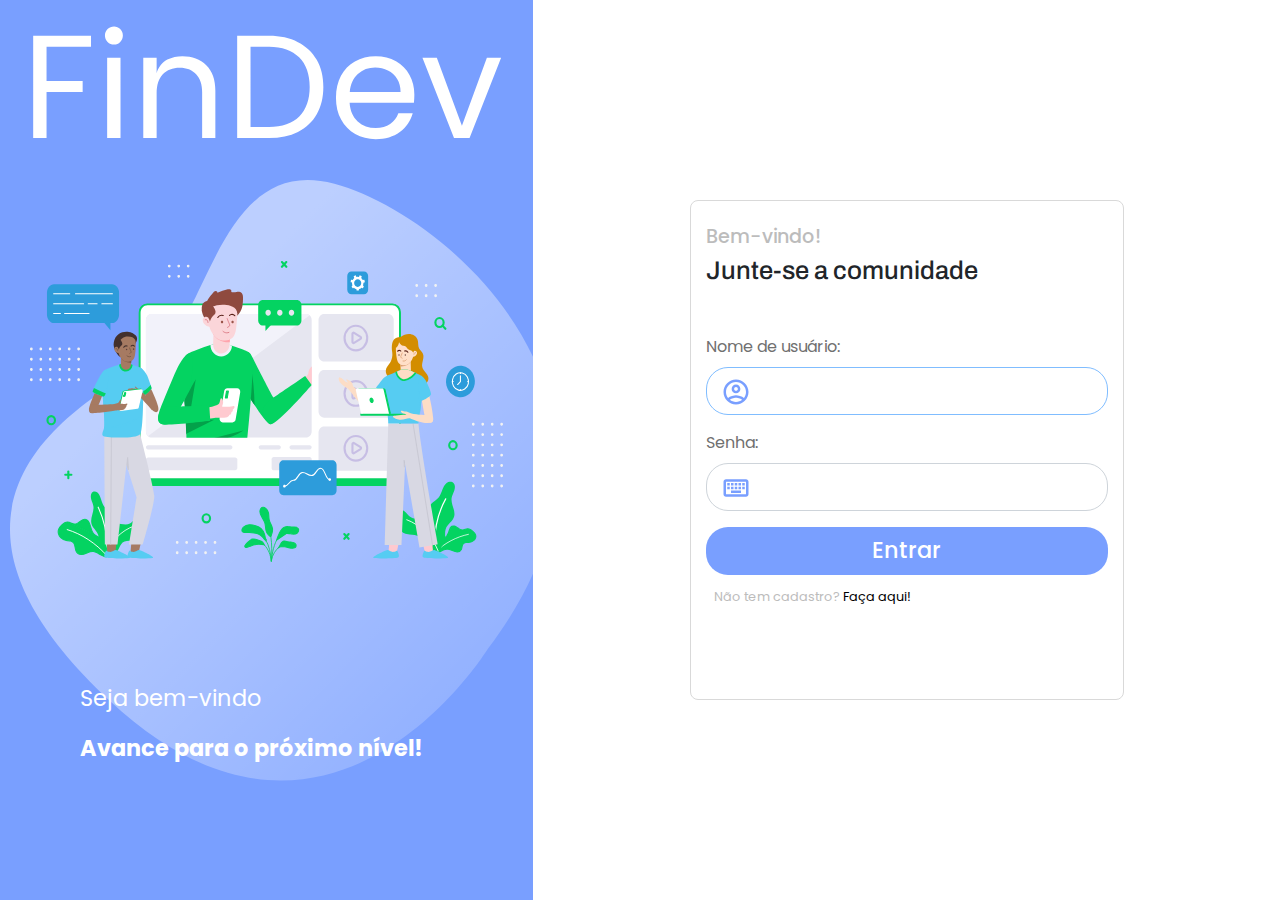
<file: paginas/index.html>
<!DOCTYPE html>
<html lang="pt-br">
<head>
  <meta charset="UTF-8">
  <meta name="viewport" content="width=device-width, initial-scale=1.0">
    
  <!-- CSS only - BOOTSTRAP -->
  <link rel="stylesheet" href="https://stackpath.bootstrapcdn.com/bootstrap/4.5.2/css/bootstrap.min.css" integrity="sha384-JcKb8q3iqJ61gNV9KGb8thSsNjpSL0n8PARn9HuZOnIxN0hoP+VmmDGMN5t9UJ0Z" crossorigin="anonymous">
  <!--Estilo personalizado-->
  <link rel="stylesheet" href="../css/styles.css">

  <!-- Arquivo de JavaScript
    O atributo defer fará com que o arquivo espere o carregamento da página-->
  <script src="../js/index.js" defer></script>

  <title>FinDev</title>

</head>
<body>

  <!--Seção Login
    ------------------------------------------->
  <section id="login"><!--Início da Seção Login-->

    <div class="container-login d-flex"><!--Início do container-->

      <div class="row conteudo p-0 m-0 w-100"><!--Início da row-->

        <!--Landing Login
          ------------------------------------------>
        <!--Início do GRID-->
        <div 
          id="landing-login" 
          class="col-md-5 d-md-flex justify-content-center d-none"
        >
          <!--Início da row-->
          <div class="row w-100">

            <!--Início da logo-->
            <div class="col-md-12">
              <div class="d-flex flex-column align-self-start mt-4">
                <img src="../imagens/findevlogo.svg" alt="">
              </div>
            </div><!--//Fim da logo-->

            <!--Início da imagem ilustrativa-->
            <div class="col-md-12 img-landign">
              <div class="d-flex flex-column align-self-center">
                <img src="../imagens/landing-login.svg" alt="">
              </div>
            </div><!--//Fim da imagem ilustrativa-->

            <!--Início do rodapé da landing-->
            <div class="col-md-12">
              <div class="footer-landing flex-column align-self-end">
                <p id="bem-vindo">Seja bem-vindo</p>
                <p id="avance">Avance para o próximo nível!</p>
              </div>
            </div><!--//Fim da rodapé da landing-->

          </div><!--//Fim da row-->
        </div><!--//Fim do GRID-->
        <!--//Fim da landign login-->

   
        <!--Formulário de Login
          ----------------------------------------->
        <!--Início do GRID-->
        <div id="form-login" class="col-md-7 d-flex p-0">

          <div class="container 
            align-self-center justify-content-center"
          ><!--Início do container-->

            <!--Início da row-->
            <div class="row">
              <div class="col"><!--Início do GRID -->

                <!--Título do Formulário-->
                <h5 class="pt-4">Bem-vindo!</h5>
                <h3>Junte-se a comunidade</h3>

                <form class="mt-5"><!--Início do formulário-->
                  
                  <!--Label de usuário-->
                  <div class="form-group">
                    <label for="usuario">Nome de usuário:</label>
                    <div class="input-group">
                      <img class="icone" src="../imagens/icones/perfil.svg">
                      <input 
                        required autofocus 
                        minlength="8" 
                        pattern="[A-Za-z\s]+$" 
                        class="form-control" 
                        type="text" id="usuario"
                      >
                    </div>
                    <small id="erro-nome"></small>
                  </div><!--//Fim da label de usuário-->
                  
                  <!--Label de senha-->
                  <div class="form-group">
                      <label for="senha">Senha:</label>
                      <div class="input-group">
                        <img class="icone" src="../imagens/icones/senha.svg">
                        <input 
                          required minlength="8" 
                          pattern="(?=.*\d)(?=.*[a-z])(?=.*[A-Z]).{8,}" 
                          class="form-control" 
                          type="password" id="senha"
                        >
                    </div>
                    <small id="erro-senha"></small>
                  </div><!--//Fim da label de senha-->
                  
                  <!--Botão de entrar-->
                  <button 
                    type="submit" 
                    onclick="validaLogin()" 
                    class="btn btn-block"
                  >
                    Entrar
                  </button>
                  
                  <!--Link de cadastro-->
                  <div class="form-group">
                    <small class="form-text p-2">
                      Não tem cadastro?
                      <a href="cadastro.html">Faça aqui!</a> 
                    </small>
                  </div>
    
                </form><!--/Fim do formulário-->
              </div><!--/Fim do GRID-->
            </div><!--//Fim da row-->
          </div><!--//Fim do container-->

        </div><!--//Fim do Grid-->
      </div><!--//Fim da row-->
    </div><!--//Fim do container-->

  </section><!--//Fim da Seção Login-->
  
</body>
</html>
</file>
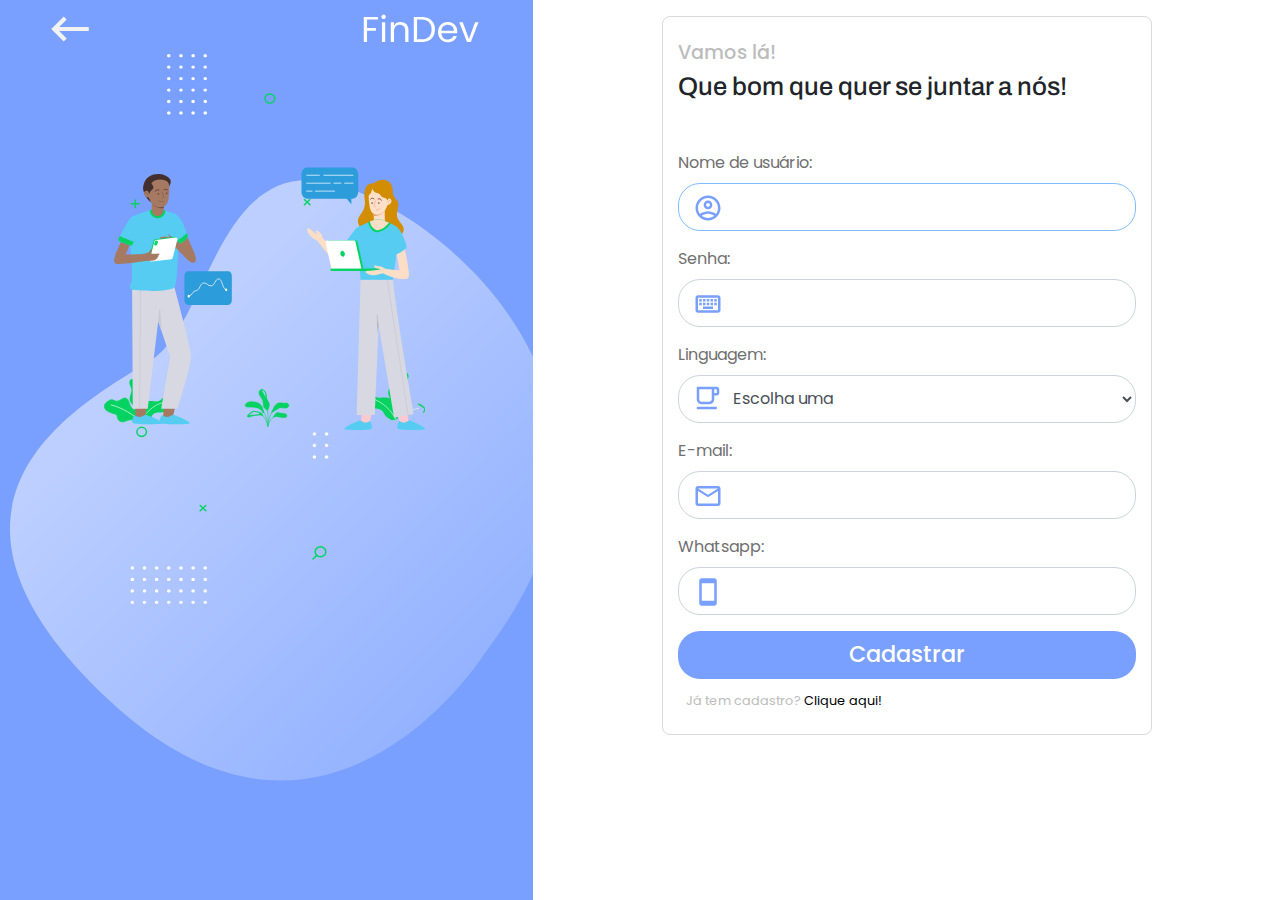
<file: paginas/cadastro.html>
<!DOCTYPE html>
<html lang="pt-br">
<head>
  <meta charset="UTF-8">
  <meta name="viewport" content="width=device-width, initial-scale=1.0">
    
  <!-- CSS only - BOOTSTRAP -->
  <link rel="stylesheet" href="https://stackpath.bootstrapcdn.com/bootstrap/4.5.2/css/bootstrap.min.css" integrity="sha384-JcKb8q3iqJ61gNV9KGb8thSsNjpSL0n8PARn9HuZOnIxN0hoP+VmmDGMN5t9UJ0Z" crossorigin="anonymous">
  <!--Estilo personalizado-->
  <link rel="stylesheet" href="../css/styles.css">
  <link rel="stylesheet" href="../css/cadastro.css">

  <title>FinDev-Cadastro</title>

</head>
<body>

  <!--Seção Cadastro
    ------------------------------------------->
    <section id="cadastro">
        <!--Início do conteudo-->
        <div id="conteudo" class="row w-100 m-0">
          <!--Landing Cadastro
            -------------------------------------->
          <!--Início do GRID-->
          <div id="landing-cad" class=" col-md-5 d-md-block d-none">

            <!--Início da row-->
            <div class="row w-100 m-0 justify-content-around">
            
              <!--Início da seta de voltar-->
              <div class="col-md-7 align-self-center">
                  <div class="container mt-1">
                    <a href="index.html">
                      <img src="../imagens/icones/seta.svg" alt="">
                    </a>
                  </div>
              </div><!--//Fim da seta de voltar-->
              
              <!--Início da seta de voltar-->
              <div class="col-md-5 align-self-center">
                  <div class="container ml-4">
                    <img src="../imagens/findevlogo.svg" alt="">
                  </div>
              </div><!--//Fim da seta de voltar-->

            </div><!--//Fim da row-->

            <!--Início da imagem ilustrativa-->
            <div class="row justify-content-center">
              <div class="col-md-8 align-self-center">
                <img src="../imagens/landing-cad.svg" class="img-ilustrativa" alt="">               
              </div>
            </div><!--//Fim da imagem ilustrativa-->
            
          </div><!--//Fim do GRID-->
          <!--//Fim da Landing de cadastro-->

          <!--Formulário de Cadastro
            ----------------------------------------->
          <!--Início do GRID-->
          <div id="form-cad" class="col-md-7 form-cad mt-3 mb-3">

            <div class="container 
              align-self-center justify-content-center"
            ><!--Início do container-->
  
              <!--Início da row-->
              <div class="row">
                <div class="col"><!--Início do GRID -->
  
                  <!--Título do Formulário-->
                  <h5 class="pt-4">Vamos lá!</h5>
                  <h3>Que bom que quer se juntar a nós!</h3>
  
                  <form class="mt-5"><!--Início do formulário-->
                    
                    <!--Label de usuário-->
                    <div class="form-group">
                      <label for="usuario">Nome de usuário:</label>
                      <div class="input-group">
                        <img class="icone" src="../imagens/icones/perfil.svg">
                        <input 
                          required autofocus 
                          minlength="8"  
                          class="form-control" 
                          type="text" id="usuario"
                        >
                      </div>
                    </div><!--//Fim da label de usuário-->
                    
                    <!--Label de senha-->
                    <div class="form-group">
                        <label for="senha">Senha:</label>
                        <div class="input-group">
                          <img class="icone" src="../imagens/icones/senha.svg">
                          <input 
                            required minlength="8" 
                            class="form-control" 
                            type="password" id="senha"
                          >
                      </div>
                    </div><!--//Fim da label de senha-->

                    <!--Label de linguagem-->
                    <div class="form-group">
                      <label for="linguagem">Linguagem:</label>
                      <!-- <img class="icone" src="../imagens/icones/linguagem.svg"> -->
                      <div class="box">
                        <select class="form-control" id="linguagem">
                          <option hidden>Escolha uma</option>
                          <option>Java</option>
                          <option>JavaScript</option>
                          <option>Python</option>
                          <option>PHP</option>
                          <option>Kotlin</option>
                          <option>C</option>
                        </select>
                      </div>
                    </div><!--//Fim da label de linguagem-->

                    <!--Label de E-mail-->
                    <div class="form-group">
                      <label for="email">E-mail:</label>
                      <div class="input-group">
                        <img class="icone" src="../imagens/icones/email.svg">
                        <input 
                          required minlength="8" 
                          class="form-control" 
                          type="email" id="email"
                        >
                      </div>
                    </div><!--//Fim da label de E-mail-->

                    <!--Label de Whatsapp-->
                    <div class="form-group">
                      <label for="whatsapp">Whatsapp:</label>
                      <div class="input-group">
                        <img class="icone" src="../imagens/icones/whatsapp.svg">
                        <input 
                          required minlength="8" 
                          class="form-control" 
                          type="text" id="whatsapp"
                        >
                      </div>
                    </div><!--//Fim da label de Whatsapp-->
                    
                    <!--Botão de Cadastrar-->
                    <button type="submit" class="btn btn-block">
                      Cadastrar
                    </button>
                    
                    <!--Link de login-->
                    <div class="form-group">
                      <small class="form-text p-2">
                        Já tem cadastro?
                        <a href="index.html">Clique aqui!</a> 
                      </small>
                    </div>
      
                  </form><!--/Fim do formulário-->

                </div><!--/Fim do GRID-->
              </div><!--//Fim da row-->
              
            </div><!--//Fim do container-->
  
          </div><!--//Fim do Grid-->

        </div><!--//Fim do conteúdo-->
    </section>
  <!--//Fim da Seção Cadastro-->
  
</body>
</html>
</file>
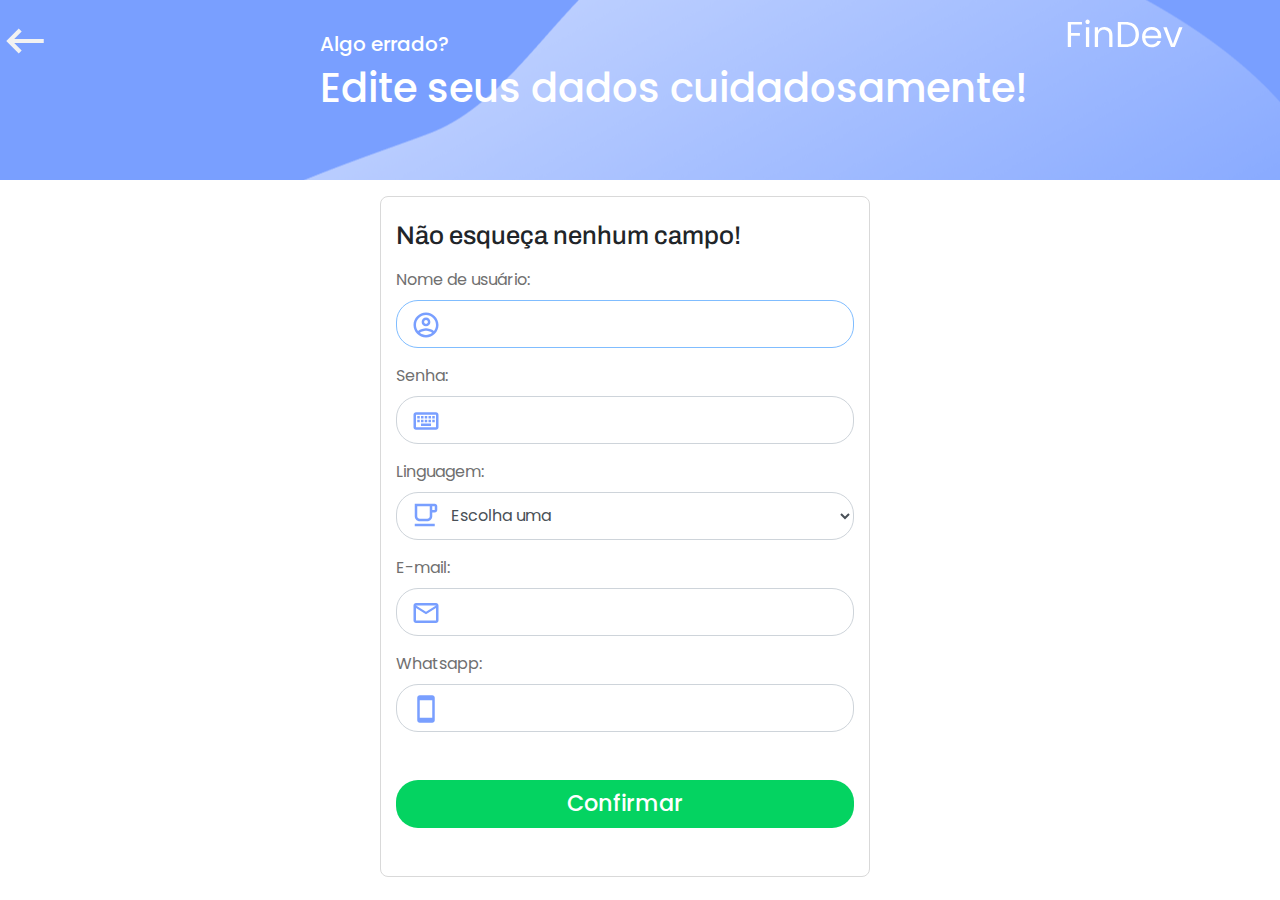
<file: paginas/editar.html>
<!DOCTYPE html>
<html lang="pt-br">
<head>
  <meta charset="UTF-8">
  <meta name="viewport" content="width=device-width, initial-scale=1.0">
    
  <!-- CSS only - BOOTSTRAP -->
  <link rel="stylesheet" href="https://stackpath.bootstrapcdn.com/bootstrap/4.5.2/css/bootstrap.min.css" integrity="sha384-JcKb8q3iqJ61gNV9KGb8thSsNjpSL0n8PARn9HuZOnIxN0hoP+VmmDGMN5t9UJ0Z" crossorigin="anonymous">
  <!--Estilo personalizado-->
  <link rel="stylesheet" href="../css/styles.css">
  <link rel="stylesheet" href="../css/editar.css">

  <title>FinDev-Editar</title>

</head>
<body>

  <header><!--Início do Header-->

    <div class="row pt-3 w-100">
      <div class="col-md-3">
        <a href="lista.html">
          <img src="../imagens/icones/seta.svg" alt="voltar">
        </a>
      </div>
      <div class="col-md-7 pt-3">
        <h5>Algo errado?</h5>
        <h1>Edite seus dados cuidadosamente!</h1>
      </div>
      <div class="col-md-2">
        <img src="../imagens/findevlogo.svg" alt="logo">
      </div>
    </div>

  </header><!--//Fim do Header-->

  <!--Início do fomulário de Edição
    ----------------------------------------------->
  <!--Início da row-->
  <div class="row w-100">
    <!--Início do GRID-->
    <div id="form-edit" class="col-md-12 form-cad mt-3 mb-3">

      <div class="container
         justify-content-center"
      ><!--Início do container-->
  
        <!--Início da row-->
        <div class="row">
          <div class="col"><!--Início do GRID -->
  
            <!--Título do Formulário-->
            <h3 class="mt-4">Não esqueça nenhum campo!</h3>
  
            <form class="mt-3"><!--Início do formulário-->
              
              <!--Label de usuário-->
              <div class="form-group">
                <label for="usuario">Nome de usuário:</label>
                <div class="input-group">
                  <img class="icone" src="../imagens/icones/perfil.svg">
                  <input 
                    required autofocus 
                    minlength="8"  
                    class="form-control" 
                    type="text" id="usuario"
                  >
                </div>
              </div><!--//Fim da label de usuário-->
              
              <!--Label de senha-->
              <div class="form-group">
                  <label for="senha">Senha:</label>
                  <div class="input-group">
                    <img class="icone" src="../imagens/icones/senha.svg">
                    <input 
                      required minlength="8" 
                      class="form-control" 
                      type="password" id="senha"
                    >
                </div>
              </div><!--//Fim da label de senha-->
  
              <!--Label de linguagem-->
              <div class="form-group">
                <label for="linguagem">Linguagem:</label>
                <div class="box">
                  <select class="form-control" id="linguagem">
                    <option hidden>Escolha uma</option>
                    <option>Java</option>
                    <option>JavaScript</option>
                    <option>Python</option>
                    <option>PHP</option>
                    <option>Kotlin</option>
                    <option>C</option>
                  </select>
               </div>
              </div><!--//Fim da label de linguagem-->
  
              <!--Label de E-mail-->
              <div class="form-group">
                <label for="email">E-mail:</label>
                <div class="input-group">
                  <img class="icone" src="../imagens/icones/email.svg">
                  <input 
                    required minlength="8" 
                    class="form-control" 
                    type="password" id="email"
                  >
                </div>
              </div><!--//Fim da label de E-mail-->
  
              <!--Label de Whatsapp-->
              <div class="form-group">
                <label for="whatsapp">Whatsapp:</label>
                <div class="input-group">
                  <img class="icone" src="../imagens/icones/whatsapp.svg">
                  <input 
                    required minlength="8" 
                    class="form-control" 
                    type="password" id="whatsapp"
                  >
                </div>
              </div><!--//Fim da label de Whatsapp-->
              
              <!--Botão de Cadastrar-->
              <button type="submit" class="btn btn-block mt-5 mb-5">
                Confirmar
              </button>
              
            </form><!--/Fim do formulário-->
  
          </div><!--/Fim do GRID-->
        </div><!--//Fim da row-->
        
      </div><!--//Fim do container-->
  
    </div><!--//Fim do Grid-->
  </div><!--//Fim da row-->
  

</body>
</html>
</file>
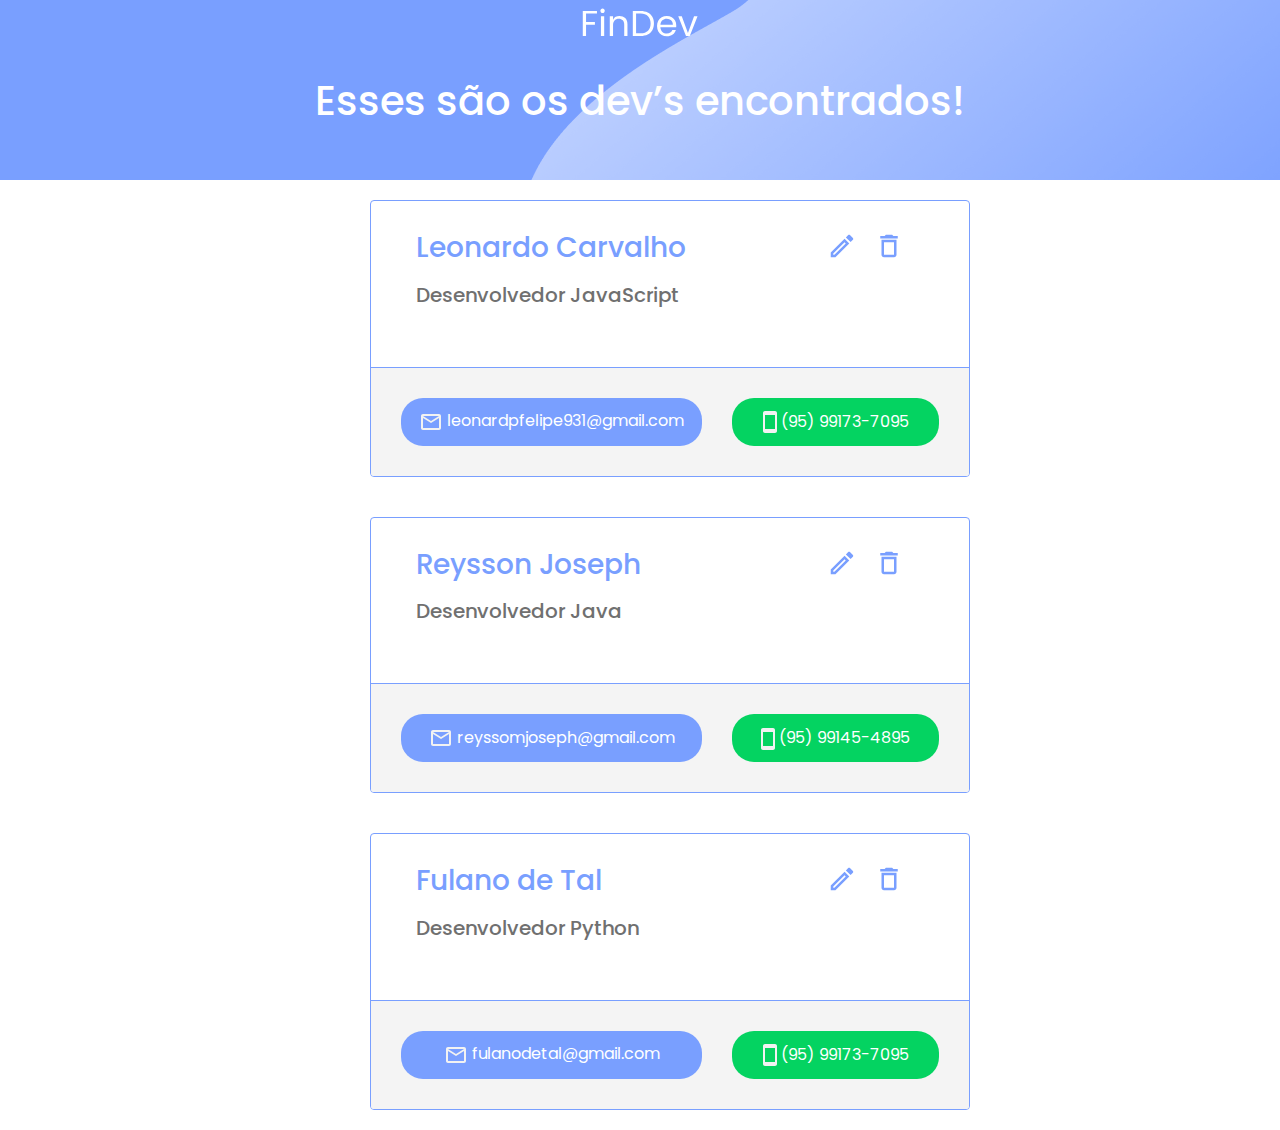
<file: paginas/lista.html>
<!DOCTYPE html>
<html lang="pt-br">
<head>
  <meta charset="UTF-8">
  <meta name="viewport" content="width=device-width, initial-scale=1.0">
    
  <!-- CSS only - BOOTSTRAP -->
  <link rel="stylesheet" href="https://stackpath.bootstrapcdn.com/bootstrap/4.5.2/css/bootstrap.min.css" integrity="sha384-JcKb8q3iqJ61gNV9KGb8thSsNjpSL0n8PARn9HuZOnIxN0hoP+VmmDGMN5t9UJ0Z" crossorigin="anonymous">
  <!--Estilo personalizado-->
  <link rel="stylesheet" href="../css/styles.css">
  <link rel="stylesheet" href="../css/lista.css">

  <title>FinDev-Lista</title>

</head>
<body>

  <header><!--Início do Header-->
    <!--Início da logo-->
    <div class="container d-flex justify-content-center p-2">
      <img src="../imagens/findevlogo.svg" alt="logo">
    </div><!--//Fim da logo-->
    <!--Início do título do header-->
    <div class="container d-flex justify-content-center p-2 mt-4">
      <h1>
        Esses são os dev’s encontrados!
      </h1>
    </div><!--//Fim do título do header-->

  </header><!--//Fim do Header-->

  <!--Seção Conteúdo principal
    ------------------------------------------->
    <section id="conteudo-principal">
      <div class="container"><!--Início do container-->
        
        <!--Início da Lista
          --------------------------->
        <!--Início do item 1-->
				<div class="row justify-content-center"><!--Início da row-->

					<!--Início da GRID-->
					<div class="col-md-6"><!--Início do item-->
						<div class="card dev-item"><!--Início do card-->

			        <div class="dev-header"><!--Início do header do card-->
                <div class="row"><!--Início da row-->

                  <div class="col-md-9"><!--Início do tíutulo-->
                    <div class="container">
                      <h3>Leonardo Carvalho</h3>
                    </div>
                  </div><!--//Fim do título-->

                  <div class="col-md-1"><!--Início do ícone de editar-->
                      <a href="editar.html">
                        <img src="../imagens/icones/editar.svg" alt="editar">
                      </a>
                  </div><!--//Fim do ícone de editar-->

                  <div class="col-md-1"><!--Início do item de excluir-->
                      <img src="../imagens/icones/excluir.svg" alt="excluir">
                  </div><!--//Fim do item de excluir-->
                </div><!--//Fim da row-->
  
                <div class="row"><!--Incio da row-->
                  <div class="col-md-8"><!--Início do subtítulo-->
                    <div class="container">
                      <h5>Desenvolvedor JavaScript</h5>
                    </div>
                  </div><!--//Fim do subtítulo-->
                </div><!--//Fim da row-->

              </div><!--//Fim do header do card-->

              <!--Início do footer do card-->
			        <div class="card-footer">

                <div class="row"><!--Início da row-->
                  
                  <div class="col-md-7"><!--Início do botão de email-->
                    <button class="btn btn-block email"> 
                      <img src="../imagens/icones/email-white.svg" alt="email">
                      leonardpfelipe931@gmail.com
                    </button>
                  </div><!--//Fim do botão de email-->

                  <div class="col-md-5"><!--Início do botão de whatsapp-->
                    <button class="btn btn-block whatsapp">
                      <img 
                        class="align-self-center" 
                        src="../imagens/icones/whatsapp-white.svg" 
                        alt="whatsapp">
                      (95) 99173-7095
                    </button>
                  </div><!--//Fim do botão de whatsapp-->

                </div><!--//Fim da row-->

              </div><!--//Fim do footer do card-->
              
			      </div><!--//Fim do card-->
          </div><!--//Fim do item-->
        </div><!--/Fim da Row-->
        <!--//Fim do item 1-->

        <!--Início do item 2-->
				<div class="row justify-content-center"><!--Início da row-->

					<!--Início da GRID-->
					<div class="col-md-6"><!--Início do item-->
						<div class="card dev-item"><!--Início do card-->

			        <div class="dev-header"><!--Início do header do card-->
                <div class="row"><!--Início da row-->

                  <div class="col-md-9"><!--Início do tíutulo-->
                    <div class="container">
                      <h3>Reysson Joseph</h3>
                    </div>
                  </div><!--//Fim do título-->

                  <div class="col-md-1"><!--Início do ícone de editar-->
                    <a href="editar.html">
                      <img src="../imagens/icones/editar.svg" alt="editar">
                    </a>
                </div><!--//Fim do ícone de editar-->

                <div class="col-md-1"><!--Início do item de excluir-->
                    <img src="../imagens/icones/excluir.svg" alt="excluir">
                </div><!--//Fim do item de excluir-->
                </div><!--//Fim da row-->
  
                <div class="row"><!--Incio da row-->
                  <div class="col-md-8"><!--Início do subtítulo-->
                    <div class="container">
                      <h5>Desenvolvedor Java</h5>
                    </div>
                  </div><!--//Fim do subtítulo-->
                </div><!--//Fim da row-->

              </div><!--//Fim do header do card-->

              <!--Início do footer do card-->
			        <div class="card-footer">

                <div class="row"><!--Início da row-->
                  
                  <div class="col-md-7"><!--Início do botão de email-->
                    <button class="btn btn-block email"> 
                      <img src="../imagens/icones/email-white.svg" alt="email">
                      reyssomjoseph@gmail.com
                    </button>
                  </div><!--//Fim do botão de email-->

                  <div class="col-md-5"><!--Início do botão de whatsapp-->
                    <button class="btn btn-block whatsapp">
                      <img 
                        class="align-self-center" 
                        src="../imagens/icones/whatsapp-white.svg" 
                        alt="whatsapp">
                      (95) 99145-4895
                    </button>
                  </div><!--//Fim do botão de whatsapp-->

                </div><!--//Fim da row-->

              </div><!--//Fim do footer do card-->
              
			      </div><!--//Fim do card-->
          </div><!--//Fim do item-->
        </div><!--/Fim da Row-->
        <!--//Fim do item 2-->

        <!--Início do item 3-->
				<div class="row justify-content-center"><!--Início da row-->

					<!--Início da GRID-->
					<div class="col-md-6"><!--Início do item-->
						<div class="card dev-item"><!--Início do card-->

			        <div class="dev-header"><!--Início do header do card-->
                <div class="row"><!--Início da row-->

                  <div class="col-md-9"><!--Início do tíutulo-->
                    <div class="container">
                      <h3>Fulano de Tal</h3>
                    </div>
                  </div><!--//Fim do título-->

                  <div class="col-md-1"><!--Início do ícone de editar-->
                    <a href="editar.html">
                      <img src="../imagens/icones/editar.svg" alt="editar">
                    </a>
                  </div><!--//Fim do ícone de editar-->

                  <div class="col-md-1"><!--Início do item de excluir-->
                      <img src="../imagens/icones/excluir.svg" alt="excluir">
                  </div><!--//Fim do item de excluir-->
                </div><!--//Fim da row-->
  
                <div class="row"><!--Incio da row-->
                  <div class="col-md-8"><!--Início do subtítulo-->
                    <div class="container">
                      <h5>Desenvolvedor Python</h5>
                    </div>
                  </div><!--//Fim do subtítulo-->
                </div><!--//Fim da row-->

              </div><!--//Fim do header do card-->

              <!--Início do footer do card-->
			        <div class="card-footer">

                <div class="row"><!--Início da row-->
                  
                  <div class="col-md-7"><!--Início do botão de email-->
                    <button class="btn btn-block email"> 
                      <img src="../imagens/icones/email-white.svg" alt="email">
                      fulanodetal@gmail.com
                    </button>
                  </div><!--//Fim do botão de email-->

                  <div class="col-md-5"><!--Início do botão de whatsapp-->
                    <button class="btn btn-block whatsapp">
                      <img 
                        class="align-self-center" 
                        src="../imagens/icones/whatsapp-white.svg" 
                        alt="whatsapp">
                      (95) 99173-7095
                    </button>
                  </div><!--//Fim do botão de whatsapp-->

                </div><!--//Fim da row-->

              </div><!--//Fim do footer do card-->
              
			      </div><!--//Fim do card-->
          </div><!--//Fim do item-->
        </div><!--/Fim da Row-->
        <!--//Fim do item 3-->
        
      </div><!--//Fim do container-->
    </section>
  <!--//Fim da Seção Cadastro-->
  
</body>
</html>
</file>
<file: css/styles.css>
/* Fontes
**************************************************/
@import url('https://fonts.googleapis.com/css2?family=Archivo:wght@700&family=Poppins:wght@400;500;600&display=swap');

.container-login{
  height: 100vh;
  overflow: hidden;
}

/*Estilização da Landing de Login
  ****************************************/

#landing-login{
  background: var(--color-primary) 
    url(../imagens/bg-landing.svg) 
    no-repeat 10px 180px;
  color: var(--color-white);
  font-family: 'Poppins', sans-serif;
  font-size: 1.4rem;
}

#landing-login .footer-landing{
  margin-left: 30px;
}

#landing-login .footer-landing p{
  margin-left: 20px;
}

#landing-login .footer-landing p#avance{
  font-weight: bold;
}


/*Estilização do Formulário de Login
  ****************************************/
#form-login .container{
  border: 1px solid var(--color-border);
  border-radius: 8px;
  max-width: 434px;
  height: 500px;
}

#form-login h5,
#form-cad h5,
#form-edit h5
{
 font-size: 1.2rem;
 font-family: 'Poppins', sans-serif;
 color: var(--color-grey-dark);
}

#form-login h3,
#form-cad h3,
#form-edit h3
{
  font-size: 1.6rem;
  font-family: 'Archivo', sans-serif;
}

#form-login .form-group label,
#form-cad .form-group label,
#form-edit .form-group label
{
  font-size: 1rem;
  font-family: 'Poppins', sans-serif;
  color: var(--color-text-label);
}

#form-login .form-group input,
#form-cad .form-group select,
#form-cad .form-group input,
#form-edit .form-group input,
#form-edit .form-group select
{
  font-family: 'Poppins', sans-serif;
  border-radius: 22px;
  height: 48px;
  padding-left: 50px;
}

#form-login .form-group input:focus,
#form-cad .form-group input:focus,
#form-edit .form-group input:focus
{
  box-shadow: none;
  z-index: 0;
}

#form-login .form-group .icone,
#form-cad .form-group .icone,
#form-edit .form-group .icone
{
  position: absolute;
  width: 30px;
  margin: 10px 15px;
  z-index: 1;
}

#form-login button,
#form-cad button
{
  font-family: 'Poppins', sans-serif;
  height: 48px;
  font-size: 1.4rem;
  font-weight: 500;
  border-radius: 22px;
  background: var(--color-primary);
  color: var(--color-white);
}

#form-login button a,
#form-cad button a,
#form-edit button a
{
  color: var(--color-box-white);
}

#form-login a:hover,
#form-cad a:hover,
#form-edit a:hover
{
  text-decoration: none;
}

#form-login .form-group #erro-nome, 
#form-login .form-group #erro-senha{
color: var(--colo-danger);
}

#form-login .form-group small,
#form-cad .form-group small,
#form-edit .form-group small
{
  font-family: 'Poppins', sans-serif;
  color: var(--color-grey-dark);
}

#form-login .form-group small a,
#form-cad .form-group small a,
#form-edit .form-group small a
{
  color: var(--color-text-in-back);
}



/**Paleta de cores*/
:root{
  --color-primary: #799FFF;
  --color-secondary: #04D361;
  --color-text-in-back: #000000;
  --color-text-label: #707070;
  --color-grey-dark: #BCBCBC;
  --color-border: #D9D9D9;
  --color-grey: #DADADA;
  --color-white: #FFFFFF;
  --color-box-white: #FEFEFE;
  --color-box-grey: #F4F4F4;
  --colo-danger: #EB5757;
  
}
</file>
<file: css/cadastro.css>
#conteudo{
  height: 100vh;
}

#landing-cad{
  background: var(--color-primary) 
    url(../imagens/bg-landing.svg) 
    no-repeat 10px 180px;
  color: var(--color-white);
  font-family: 'Poppins', sans-serif;
  font-size: 1.4rem;
  overflow: hidden;
}

#landing-cad .img-ilustrativa{
  max-height: 550px;
  max-width: 600px;
}

/*Estilização do Formulário de Cadastro
  ****************************************/
  #form-cad .container{
    border: 1px solid var(--color-border);
    border-radius: 8px;
    max-width: 490px;
    max-height: 900px;
  }
  
  #form-cad .form-group .box{
    position: relative;
  }

  #form-cad .form-group .box:before{
    content: url('../imagens/icones/linguagem.svg');
    position: absolute;
    left: 15px;
    bottom: 10px;
    width: 30px;
    height: 30px;
  }
</file>
<file: css/editar.css>
body{
  max-width: 100vw;
}


/* Estilização do Header */
header{
  background: var(--color-primary) 
    url(../imagens/background-editar.png) 
    no-repeat 300px;
  height: 180px;
  color: var(--color-white);
  font-family: 'Poppins', sans-serif;
  font-size: 1.4rem;
}

/*Estilização do Formulário de Edição
  ****************************************/
  #form-edit .container{
    border: 1px solid var(--color-border);
    border-radius: 8px;
    max-width: 490px;
    max-height: 900px;
  }

  #form-edit .form-group .box{
    position: relative;
  }

  #form-edit .form-group .box:before{
    content: url('../imagens/icones/linguagem.svg');
    position: absolute;
    left: 15px;
    bottom: 10px;
    width: 30px;
    height: 30px;
  }

  #form-edit button{
    font-family: 'Poppins', sans-serif;
    height: 48px;
    font-size: 1.4rem;
    font-weight: 500;
    border-radius: 22px;
    background: var(--color-secondary);
    color: var(--color-white);
  }
</file>
<file: css/lista.css>
/* Estilização do Header */
header{
  background: var(--color-primary) 
    url(../imagens/background-lista.png) 
    no-repeat 530px;
  height: 180px;
  color: var(--color-white);
  font-family: 'Poppins', sans-serif;
  font-size: 1.4rem;
}

/* Estilização do conteúdo principal
  ***************************************/

/* Estilização do dev-item */

#conteudo-principal .dev-item{
  width: 600px;
  max-width: 600px;
  margin-top: 20px;
  margin-bottom: 20px;
  border-color: var(--color-primary);
  font-family: 'Poppins', sans-serif;
}

/* Estilização do header do dev-item */

#conteudo-principal .dev-item .dev-header{
  padding: 30px;
}

#conteudo-principal .dev-item h3{
  color: var(--color-primary);
}

#conteudo-principal .dev-item h5{
  color: var(--color-text-label);
  margin-top: 10px;
  margin-bottom: 30px;
}

/* Estilização do footer do dev-item */

#conteudo-principal .dev-item .card-footer{
  background: var(--color-box-grey);
  border-top-color: var(--color-primary);
  padding: 30px;
}

#conteudo-principal .dev-item .card-footer button{
  color: var(--color-white);
  border-radius: 22px;
  height: 48px;
}

#conteudo-principal .dev-item button.email{
  background: var(--color-primary);
}

#conteudo-principal .dev-item button.whatsapp{
  background: var(--color-secondary);
}
</file>
